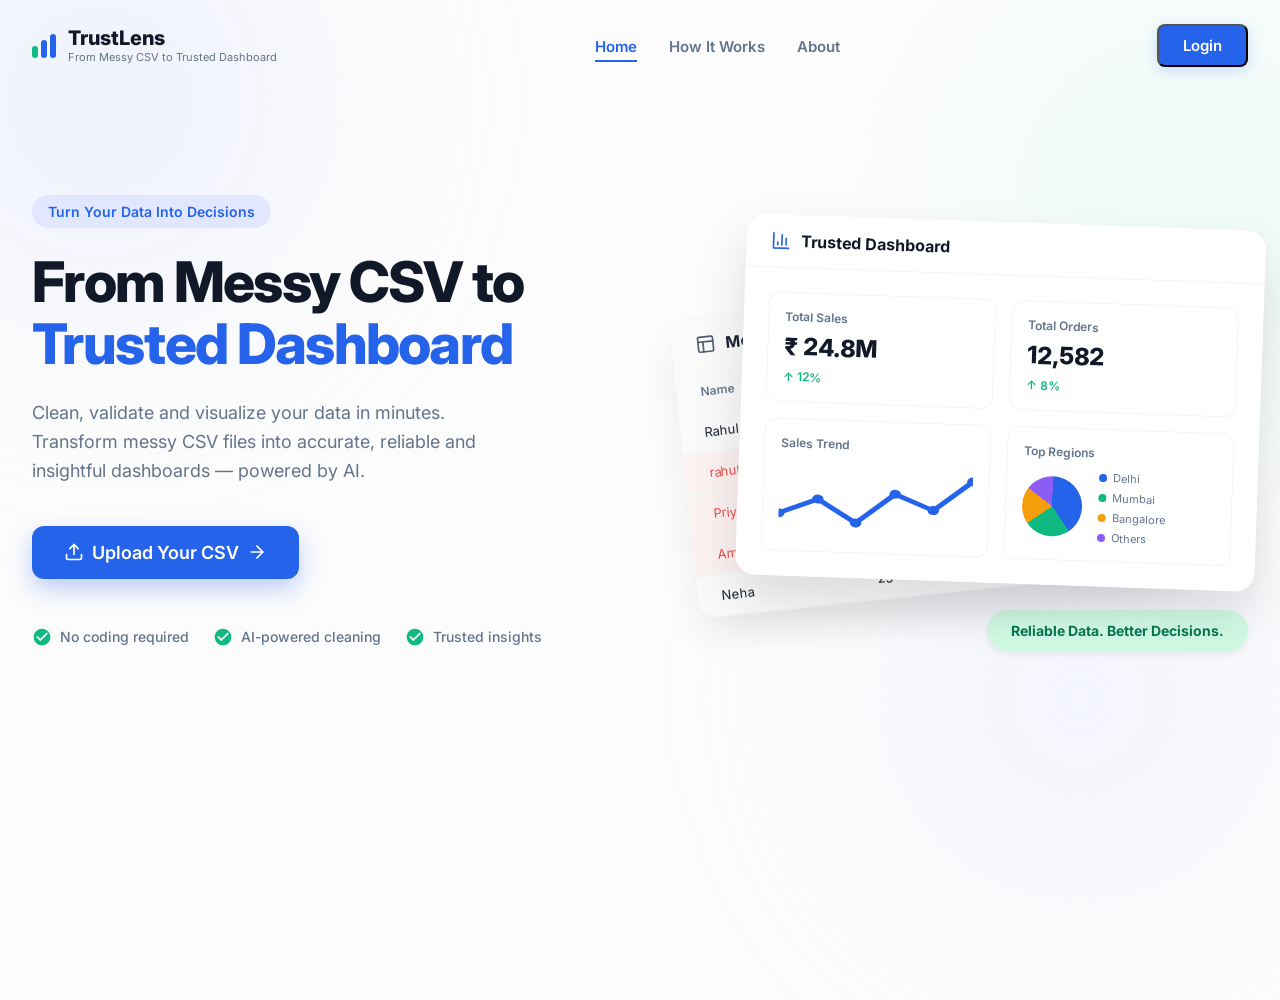
<file: index.html>
<!DOCTYPE html>
<html lang="en">
<head>
    <meta charset="UTF-8">
    <meta name="viewport" content="width=device-width, initial-scale=1.0">
    <title>TrustLens - From Messy CSV to Trusted Dashboard</title>
    <link rel="stylesheet" href="styles.css">
    <link rel="preconnect" href="https://fonts.googleapis.com">
    <link rel="preconnect" href="https://fonts.gstatic.com" crossorigin>
    <link href="https://fonts.googleapis.com/css2?family=Inter:wght@400;500;600;700;800&display=swap" rel="stylesheet">
</head>
<body>
    <div class="glow glow-top-left"></div>
    <div class="glow glow-top-right"></div>
    <div class="glow glow-bottom-right"></div>

    <div class="container">
        <nav class="navbar">
            <a href="index.html" class="logo-area" style="text-decoration: none; color: inherit;">
                <div class="logo-icon">
                    <div class="bar bar-1"></div>
                    <div class="bar bar-2"></div>
                    <div class="bar bar-3"></div>
                </div>
                <div class="logo-text">
                    <span class="brand-name">TrustLens</span>
                    <span class="brand-tagline">From Messy CSV to Trusted Dashboard</span>
                </div>
            </a>
            
            <ul class="nav-links">
                <li><a href="index.html" class="active">Home</a></li>
                <li><a href="#">How It Works</a></li>
                <li><a href="#">About</a></li>
            </ul>
            
            <button class="btn btn-login" id="openLoginBtn">Login</button>
        </nav>

        <main class="hero">
            <div class="hero-left">
                <span class="badge">Turn Your Data Into Decisions</span>
                
                <h1 class="hero-title">
                    From Messy CSV to<br>
                    <span class="highlight">Trusted Dashboard</span>
                </h1>
                
                <p class="hero-subtitle">
                    Clean, validate and visualize your data in minutes.<br>
                    Transform messy CSV files into accurate, reliable and<br>
                    insightful dashboards — powered by AI.
                </p>
                
                <a href="upload.html" class="btn btn-primary btn-large">
                    <svg width="20" height="20" viewBox="0 0 24 24" fill="none" stroke="currentColor" stroke-width="2" stroke-linecap="round" stroke-linejoin="round">
                        <path d="M21 15v4a2 2 0 0 1-2 2H5a2 2 0 0 1-2-2v-4"></path>
                        <polyline points="17 8 12 3 7 8"></polyline>
                        <line x1="12" y1="3" x2="12" y2="15"></line>
                    </svg>
                    Upload Your CSV 
                    <svg width="20" height="20" viewBox="0 0 24 24" fill="none" stroke="currentColor" stroke-width="2" stroke-linecap="round" stroke-linejoin="round">
                        <line x1="5" y1="12" x2="19" y2="12"></line>
                        <polyline points="12 5 19 12 12 19"></polyline>
                    </svg>
                </a>
                
                <div class="features-list">
                    <div class="feature-item">
                        <svg class="check-icon" viewBox="0 0 24 24" fill="#10b981"><path d="M12 2C6.48 2 2 6.48 2 12s4.48 10 10 10 10-4.48 10-10S17.52 2 12 2zm-2 15l-5-5 1.41-1.41L10 14.17l7.59-7.59L19 8l-9 9z"/></svg>
                        No coding required
                    </div>
                    <div class="feature-item">
                        <svg class="check-icon" viewBox="0 0 24 24" fill="#10b981"><path d="M12 2C6.48 2 2 6.48 2 12s4.48 10 10 10 10-4.48 10-10S17.52 2 12 2zm-2 15l-5-5 1.41-1.41L10 14.17l7.59-7.59L19 8l-9 9z"/></svg>
                        AI-powered cleaning
                    </div>
                    <div class="feature-item">
                        <svg class="check-icon" viewBox="0 0 24 24" fill="#10b981"><path d="M12 2C6.48 2 2 6.48 2 12s4.48 10 10 10 10-4.48 10-10S17.52 2 12 2zm-2 15l-5-5 1.41-1.41L10 14.17l7.59-7.59L19 8l-9 9z"/></svg>
                        Trusted insights
                    </div>
                </div>
            </div>
            
            <div class="hero-right">
                <!-- Messy CSV Card (Background) -->
                <div class="card card-csv">
                    <div class="card-header">
                        <svg width="20" height="20" viewBox="0 0 24 24" fill="none" stroke="#475569" stroke-width="2" stroke-linecap="round" stroke-linejoin="round">
                            <rect x="3" y="3" width="18" height="18" rx="2" ry="2"></rect>
                            <line x1="3" y1="9" x2="21" y2="9"></line>
                            <line x1="9" y1="21" x2="9" y2="9"></line>
                        </svg>
                        <h3>Messy CSV</h3>
                    </div>
                    <table class="csv-table">
                        <thead>
                            <tr>
                                <th>Name</th>
                                <th>Age</th>
                                <th>City</th>
                            </tr>
                        </thead>
                        <tbody>
                            <tr>
                                <td>Rahul</td>
                                <td>21</td>
                                <td>Delhi</td>
                            </tr>
                            <tr class="error-row">
                                <td>rahul</td>
                                <td>21</td>
                                <td>delhi</td>
                            </tr>
                            <tr class="error-row">
                                <td>Priya</td>
                                <td>-</td>
                                <td>Mumbai</td>
                            </tr>
                            <tr class="error-row">
                                <td>Amit</td>
                                <td>-5</td>
                                <td>Pune</td>
                            </tr>
                            <tr>
                                <td>Neha</td>
                                <td>25</td>
                                <td>Blr</td>
                            </tr>
                        </tbody>
                    </table>
                </div>

                <!-- Trusted Dashboard Card (Foreground) -->
                <div class="card card-dashboard">
                    <div class="card-header">
                        <svg width="20" height="20" viewBox="0 0 24 24" fill="none" stroke="#2563eb" stroke-width="2" stroke-linecap="round" stroke-linejoin="round">
                            <path d="M3 3v18h18"></path>
                            <path d="M18 17V9"></path>
                            <path d="M13 17V5"></path>
                            <path d="M8 17v-3"></path>
                        </svg>
                        <h3>Trusted Dashboard</h3>
                    </div>
                    
                    <div class="dashboard-grid">
                        <div class="stat-box">
                            <span class="stat-label">Total Sales</span>
                            <span class="stat-value">₹ 24.8M</span>
                            <span class="stat-trend up">↑ 12%</span>
                        </div>
                        <div class="stat-box">
                            <span class="stat-label">Total Orders</span>
                            <span class="stat-value">12,582</span>
                            <span class="stat-trend up">↑ 8%</span>
                        </div>
                        
                        <div class="chart-box">
                            <span class="stat-label">Sales Trend</span>
                            <svg class="line-chart" viewBox="0 0 100 40" preserveAspectRatio="none">
                                <path d="M0,30 L20,20 L40,35 L60,15 L80,25 L100,5" fill="none" stroke="#2563eb" stroke-width="3" stroke-linecap="round" stroke-linejoin="round"/>
                                <circle cx="0" cy="30" r="3" fill="#2563eb"/>
                                <circle cx="20" cy="20" r="3" fill="#2563eb"/>
                                <circle cx="40" cy="35" r="3" fill="#2563eb"/>
                                <circle cx="60" cy="15" r="3" fill="#2563eb"/>
                                <circle cx="80" cy="25" r="3" fill="#2563eb"/>
                                <circle cx="100" cy="5" r="3" fill="#2563eb"/>
                            </svg>
                        </div>
                        
                        <div class="chart-box">
                            <span class="stat-label">Top Regions</span>
                            <div class="pie-chart-container">
                                <div class="pie-chart"></div>
                                <div class="pie-legend">
                                    <div class="legend-item"><span class="dot c-1"></span> Delhi</div>
                                    <div class="legend-item"><span class="dot c-2"></span> Mumbai</div>
                                    <div class="legend-item"><span class="dot c-3"></span> Bangalore</div>
                                    <div class="legend-item"><span class="dot c-4"></span> Others</div>
                                </div>
                            </div>
                        </div>
                    </div>
                </div>
            </div>
        </main>
        
        <div class="bottom-badge">
            Reliable Data. Better Decisions.
        </div>
    </div>

    <!-- Login Modal -->
    <div id="loginModal" class="modal-overlay">
        <div class="modal-content">
            <button class="modal-close" id="closeModal">&times;</button>
            
            <!-- Step 1: User Details -->
            <div id="step1" class="modal-step active-step">
                <h2>Create Account</h2>
                <p class="text-muted">Fill in your details to get started.</p>
                <form id="detailsForm">
                    <div class="form-group">
                        <label for="fullName">Full Name</label>
                        <input type="text" id="fullName" required placeholder="John Doe">
                    </div>
                    <div class="form-group">
                        <label for="email">Email Address</label>
                        <input type="email" id="email" required placeholder="john@example.com">
                    </div>
                    <div class="form-group">
                        <label for="occupancy">Occupancy</label>
                        <select id="occupancy" required>
                            <option value="" disabled selected>Select your status</option>
                            <option value="student">Student</option>
                            <option value="job">Working Professional</option>
                        </select>
                    </div>
                    <div class="form-group">
                        <label for="mobile">Mobile Number</label>
                        <input type="tel" id="mobile" required placeholder="9876543210" pattern="[0-9]{10}" title="Please enter a 10-digit mobile number">
                    </div>
                    <button type="submit" class="btn btn-primary w-100" style="margin-bottom: 0;">Send OTP</button>
                </form>
            </div>

            <!-- Step 2: OTP Verification -->
            <div id="step2" class="modal-step">
                <h2>Verify Mobile</h2>
                <p class="text-muted">Enter the 4-digit OTP sent to <span id="displayMobile" class="fw-bold text-dark"></span></p>
                <form id="otpForm">
                    <div class="otp-inputs">
                        <input type="text" class="otp-input" maxlength="1" required>
                        <input type="text" class="otp-input" maxlength="1" required>
                        <input type="text" class="otp-input" maxlength="1" required>
                        <input type="text" class="otp-input" maxlength="1" required>
                    </div>
                    <button type="submit" class="btn btn-primary w-100" style="margin-bottom: 0; margin-top: 24px;">Verify & Login</button>
                    <div class="text-center mt-16">
                        <button type="button" class="btn-link" id="resendOtp">Resend OTP</button>
                    </div>
                </form>
            </div>
            
            <!-- Step 3: Success -->
            <div id="step3" class="modal-step text-center">
                <div class="success-icon">
                    <svg viewBox="0 0 24 24" fill="#10b981" width="64" height="64"><path d="M12 2C6.48 2 2 6.48 2 12s4.48 10 10 10 10-4.48 10-10S17.52 2 12 2zm-2 15l-5-5 1.41-1.41L10 14.17l7.59-7.59L19 8l-9 9z"/></svg>
                </div>
                <h2>Login Successful!</h2>
                <p class="text-muted mt-16">Welcome to TrustLens, <span id="displayName" class="fw-bold text-dark"></span>.</p>
                <button type="button" class="btn btn-primary w-100" id="closeSuccess" style="margin-bottom: 0; margin-top: 24px;">Go to Dashboard</button>
            </div>
        </div>
    </div>

    <script src="script.js"></script>
</body>
</html>
</file>
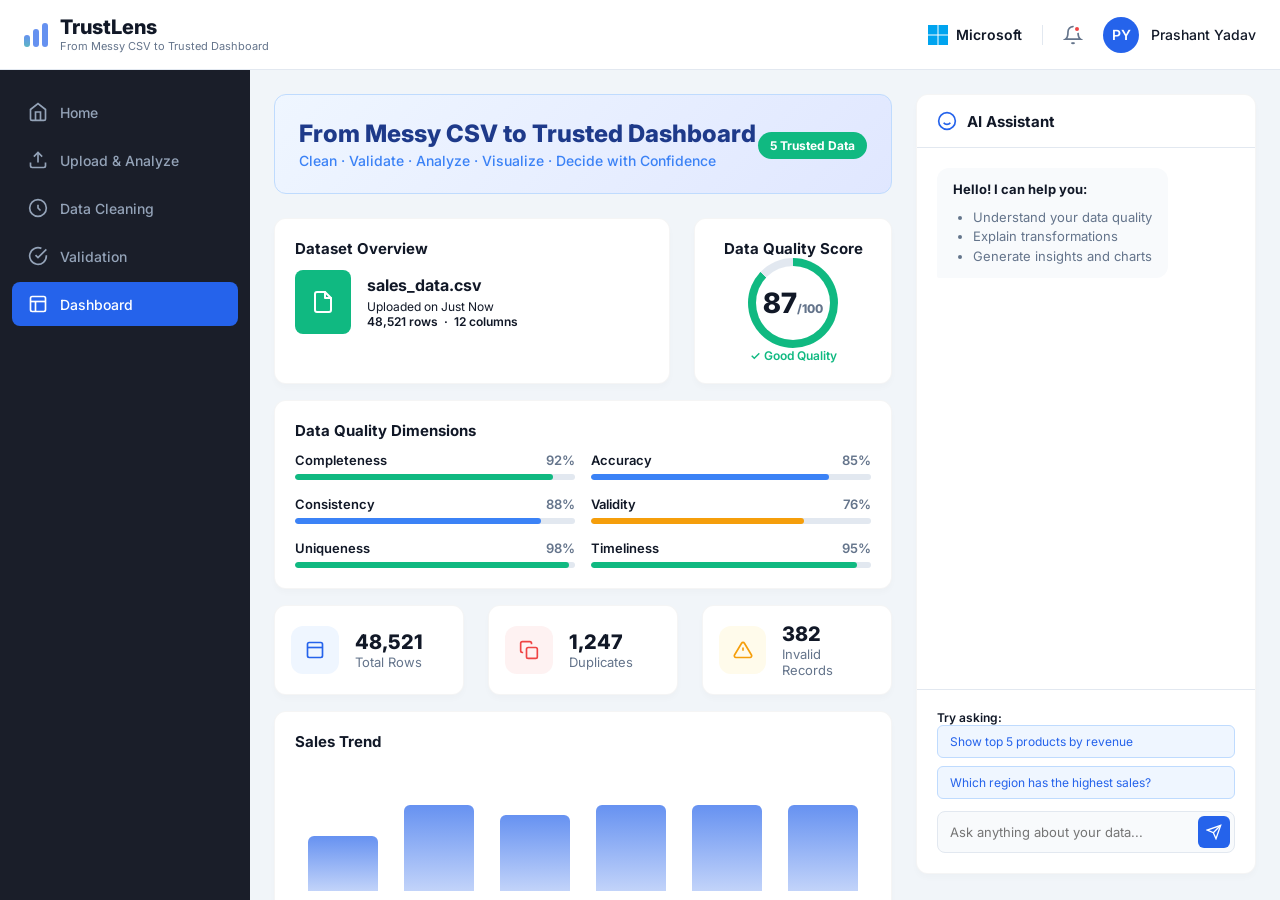
<file: results.html>
<!DOCTYPE html>
<html lang="en">
<head>
    <meta charset="UTF-8">
    <meta name="viewport" content="width=device-width, initial-scale=1.0">
    <title>Results - TrustLens Dashboard</title>
    <link rel="stylesheet" href="dashboard.css?v=2">
    <link rel="preconnect" href="https://fonts.googleapis.com">
    <link rel="preconnect" href="https://fonts.gstatic.com" crossorigin>
    <link href="https://fonts.googleapis.com/css2?family=Inter:wght@400;500;600;700;800&display=swap" rel="stylesheet">
</head>
<body>
    <div class="app-container">
        <!-- Topbar -->
        <header class="topbar">
            <a href="index.html" class="logo-area" style="text-decoration: none; color: inherit;">
                <div class="logo-icon">
                    <div class="bar bar-1"></div>
                    <div class="bar bar-2"></div>
                    <div class="bar bar-3"></div>
                </div>
                <div class="logo-text">
                    <span class="brand-name">TrustLens</span>
                    <span class="brand-tagline">From Messy CSV to Trusted Dashboard</span>
                </div>
            </a>
            <div class="profile-area">
                <div class="company-logo">
                    <svg width="20" height="20" viewBox="0 0 24 24"><path d="M11.4 24H0V12.6h11.4V24zM24 24H12.6V12.6H24V24zM11.4 11.4H0V0h11.4v11.4zm12.6 0H12.6V0H24v11.4z" fill="#00a4ef"/></svg>
                    Microsoft
                </div>
                <button class="icon-btn">
                    <svg width="20" height="20" viewBox="0 0 24 24" fill="none" stroke="currentColor" stroke-width="2">
                        <path d="M18 8A6 6 0 0 0 6 8c0 7-3 9-3 9h18s-3-2-3-9"></path>
                        <path d="M13.73 21a2 2 0 0 1-3.46 0"></path>
                    </svg>
                    <span class="badge-dot"></span>
                </button>
                <div class="profile-info">
                    <div class="avatar">PY</div>
                    <span class="user-name">Prashant Yadav</span>
                </div>
            </div>
        </header>

        <div class="app-body">
            <!-- Left Sidebar (Dark Mode) -->
            <aside class="sidebar-left sidebar-dark">
                <nav class="side-nav">
                    <a href="index.html" class="nav-item">
                        <svg width="20" height="20" viewBox="0 0 24 24" fill="none" stroke="currentColor" stroke-width="2"><path d="M3 9l9-7 9 7v11a2 2 0 0 1-2 2H5a2 2 0 0 1-2-2z"></path><polyline points="9 22 9 12 15 12 15 22"></polyline></svg>
                        Home
                    </a>
                    <a href="upload.html" class="nav-item">
                        <svg width="20" height="20" viewBox="0 0 24 24" fill="none" stroke="currentColor" stroke-width="2"><path d="M21 15v4a2 2 0 0 1-2 2H5a2 2 0 0 1-2-2v-4"></path><polyline points="17 8 12 3 7 8"></polyline><line x1="12" y1="3" x2="12" y2="15"></line></svg>
                        Upload & Analyze
                    </a>
                    <a href="#" class="nav-item">
                        <svg width="20" height="20" viewBox="0 0 24 24" fill="none" stroke="currentColor" stroke-width="2"><circle cx="12" cy="12" r="10"></circle><path d="M12 8v4l3 3"></path></svg>
                        Data Cleaning
                    </a>
                    <a href="#" class="nav-item">
                        <svg width="20" height="20" viewBox="0 0 24 24" fill="none" stroke="currentColor" stroke-width="2"><path d="M22 11.08V12a10 10 0 1 1-5.93-9.14"></path><polyline points="22 4 12 14.01 9 11.01"></polyline></svg>
                        Validation
                    </a>
                    <a href="results.html" class="nav-item active">
                        <svg width="20" height="20" viewBox="0 0 24 24" fill="none" stroke="currentColor" stroke-width="2"><rect x="3" y="3" width="18" height="18" rx="2" ry="2"></rect><line x1="3" y1="9" x2="21" y2="9"></line><line x1="9" y1="21" x2="9" y2="9"></line></svg>
                        Dashboard
                    </a>
                </nav>
            </aside>

            <!-- Main Content Area -->
            <main class="main-content bg-light">
                <div class="results-grid">
                    
                    <!-- Left Section: Dashboard Stats -->
                    <div class="dashboard-stats">
                        <!-- Top Banner -->
                        <div class="dashboard-banner">
                            <div class="banner-text">
                                <h1>From Messy CSV to Trusted Dashboard</h1>
                                <p>Clean &middot; Validate &middot; Analyze &middot; Visualize &middot; Decide with Confidence</p>
                            </div>
                            <div class="stepper-mini">
                                <span class="badge badge-success">5 Trusted Data</span>
                            </div>
                        </div>

                        <!-- Top Cards Row -->
                        <div class="metrics-row">
                            <!-- Dataset Overview -->
                            <div class="metric-card col-span-2">
                                <h3>Dataset Overview</h3>
                                <div class="dataset-info mt-3">
                                    <div class="csv-icon-small">
                                        <svg width="24" height="24" viewBox="0 0 24 24" fill="none" stroke="currentColor" stroke-width="2" stroke-linecap="round" stroke-linejoin="round">
                                            <path d="M14 2H6a2 2 0 0 0-2 2v16a2 2 0 0 0 2 2h12a2 2 0 0 0 2-2V8z"></path>
                                            <polyline points="14 2 14 8 20 8"></polyline>
                                        </svg>
                                    </div>
                                    <div class="dataset-details">
                                        <h4>sales_data.csv</h4>
                                        <p class="text-muted text-sm">Uploaded on Just Now</p>
                                        <p class="dataset-meta text-sm font-semibold">48,521 rows &nbsp;&middot;&nbsp; 12 columns</p>
                                    </div>
                                </div>
                            </div>

                            <!-- Quality Score -->
                            <div class="metric-card text-center">
                                <h3>Data Quality Score</h3>
                                <div class="score-circle mt-3">
                                    <div class="score-number">87<span>/100</span></div>
                                </div>
                                <p class="text-success text-sm font-semibold mt-2">✓ Good Quality</p>
                            </div>
                        </div>

                        <!-- Quality Breakdown -->
                        <div class="metric-card mt-4">
                            <h3>Data Quality Dimensions</h3>
                            <div class="dimensions-grid mt-3">
                                <div class="dimension-item">
                                    <div class="dimension-header">
                                        <span>Completeness</span>
                                        <span class="dimension-score">92%</span>
                                    </div>
                                    <div class="dimension-bar-bg">
                                        <div class="dimension-bar-fill fill-excellent" style="width: 92%;"></div>
                                    </div>
                                </div>
                                <div class="dimension-item">
                                    <div class="dimension-header">
                                        <span>Accuracy</span>
                                        <span class="dimension-score">85%</span>
                                    </div>
                                    <div class="dimension-bar-bg">
                                        <div class="dimension-bar-fill fill-good" style="width: 85%;"></div>
                                    </div>
                                </div>
                                <div class="dimension-item">
                                    <div class="dimension-header">
                                        <span>Consistency</span>
                                        <span class="dimension-score">88%</span>
                                    </div>
                                    <div class="dimension-bar-bg">
                                        <div class="dimension-bar-fill fill-good" style="width: 88%;"></div>
                                    </div>
                                </div>
                                <div class="dimension-item">
                                    <div class="dimension-header">
                                        <span>Validity</span>
                                        <span class="dimension-score">76%</span>
                                    </div>
                                    <div class="dimension-bar-bg">
                                        <div class="dimension-bar-fill fill-fair" style="width: 76%;"></div>
                                    </div>
                                </div>
                                <div class="dimension-item">
                                    <div class="dimension-header">
                                        <span>Uniqueness</span>
                                        <span class="dimension-score">98%</span>
                                    </div>
                                    <div class="dimension-bar-bg">
                                        <div class="dimension-bar-fill fill-excellent" style="width: 98%;"></div>
                                    </div>
                                </div>
                                <div class="dimension-item">
                                    <div class="dimension-header">
                                        <span>Timeliness</span>
                                        <span class="dimension-score">95%</span>
                                    </div>
                                    <div class="dimension-bar-bg">
                                        <div class="dimension-bar-fill fill-excellent" style="width: 95%;"></div>
                                    </div>
                                </div>
                            </div>
                        </div>

                        <!-- Mini Metrics Row -->
                        <div class="mini-metrics-row mt-4">
                            <div class="mini-card">
                                <div class="mini-icon icon-blue"><svg width="20" height="20" viewBox="0 0 24 24" fill="none" stroke="currentColor" stroke-width="2"><rect x="3" y="3" width="18" height="18" rx="2" ry="2"></rect><line x1="3" y1="9" x2="21" y2="9"></line></svg></div>
                                <div class="mini-data">
                                    <h4>48,521</h4>
                                    <p>Total Rows</p>
                                </div>
                            </div>
                            <div class="mini-card">
                                <div class="mini-icon icon-red"><svg width="20" height="20" viewBox="0 0 24 24" fill="none" stroke="currentColor" stroke-width="2"><rect x="9" y="9" width="13" height="13" rx="2" ry="2"></rect><path d="M5 15H4a2 2 0 0 1-2-2V4a2 2 0 0 1 2-2h9a2 2 0 0 1 2 2v1"></path></svg></div>
                                <div class="mini-data">
                                    <h4>1,247</h4>
                                    <p>Duplicates</p>
                                </div>
                            </div>
                            <div class="mini-card">
                                <div class="mini-icon icon-yellow"><svg width="20" height="20" viewBox="0 0 24 24" fill="none" stroke="currentColor" stroke-width="2"><path d="M10.29 3.86L1.82 18a2 2 0 0 0 1.71 3h16.94a2 2 0 0 0 1.71-3L13.71 3.86a2 2 0 0 0-3.42 0z"></path><line x1="12" y1="9" x2="12" y2="13"></line><line x1="12" y1="17" x2="12.01" y2="17"></line></svg></div>
                                <div class="mini-data">
                                    <h4>382</h4>
                                    <p>Invalid Records</p>
                                </div>
                            </div>
                        </div>
                        
                        <!-- Simple Chart Row -->
                        <div class="metric-card mt-4">
                            <h3>Sales Trend</h3>
                            <style>
                                .bar-chart-container {
                                    display: flex;
                                    align-items: flex-end;
                                    justify-content: space-around;
                                    height: 160px;
                                    padding-top: 20px;
                                    border-bottom: 2px solid var(--border-color);
                                    margin-bottom: 5px;
                                }
                                .bar-group {
                                    display: flex;
                                    flex-direction: column;
                                    align-items: center;
                                    justify-content: flex-end;
                                    height: 100%;
                                    width: 12%;
                                    gap: 6px;
                                }
                                .bar-value {
                                    font-size: 13px;
                                    font-weight: 700;
                                    color: var(--primary-blue);
                                    opacity: 0;
                                    transform: translateY(10px);
                                    transition: all 0.3s cubic-bezier(0.4, 0, 0.2, 1);
                                }
                                .bar-group:hover .bar-value {
                                    opacity: 1;
                                    transform: translateY(0);
                                }
                                .bar {
                                    width: 100%;
                                    background: linear-gradient(180deg, var(--primary-blue) 0%, rgba(37, 99, 235, 0.4) 100%);
                                    border-radius: 6px 6px 0 0;
                                    transition: all 0.3s cubic-bezier(0.4, 0, 0.2, 1);
                                    cursor: pointer;
                                    opacity: 0.7;
                                }
                                .bar-group:hover .bar {
                                    opacity: 1;
                                    transform: scaleY(1.05);
                                    transform-origin: bottom;
                                    box-shadow: 0 4px 12px rgba(37, 99, 235, 0.2);
                                }
                                .bar-label {
                                    font-size: 13px;
                                    color: var(--text-secondary);
                                    font-weight: 600;
                                    margin-top: 8px;
                                }
                            </style>
                            <div class="bar-chart-container mt-3">
                                <div class="bar-group">
                                    <div class="bar-value">12k</div>
                                    <div class="bar" style="height: 40%;"></div>
                                    <div class="bar-label">Jan</div>
                                </div>
                                <div class="bar-group">
                                    <div class="bar-value">25k</div>
                                    <div class="bar" style="height: 75%;"></div>
                                    <div class="bar-label">Feb</div>
                                </div>
                                <div class="bar-group">
                                    <div class="bar-value">18k</div>
                                    <div class="bar" style="height: 55%;"></div>
                                    <div class="bar-label">Mar</div>
                                </div>
                                <div class="bar-group">
                                    <div class="bar-value">32k</div>
                                    <div class="bar" style="height: 100%;"></div>
                                    <div class="bar-label">Apr</div>
                                </div>
                                <div class="bar-group">
                                    <div class="bar-value">22k</div>
                                    <div class="bar" style="height: 65%;"></div>
                                    <div class="bar-label">May</div>
                                </div>
                                <div class="bar-group">
                                    <div class="bar-value">28k</div>
                                    <div class="bar" style="height: 85%;"></div>
                                    <div class="bar-label">Jun</div>
                                </div>
                            </div>
                        </div>

                    </div>

                    <!-- Right Section: AI Assistant -->
                    <div class="ai-assistant-panel">
                        <div class="ai-header">
                            <svg width="20" height="20" viewBox="0 0 24 24" fill="none" stroke="#2563eb" stroke-width="2"><circle cx="12" cy="12" r="10"></circle><path d="M8 14s1.5 2 4 2 4-2 4-2"></path><line x1="9" y1="9" x2="9.01" y2="9"></line><line x1="15" y1="9" x2="15.01" y2="9"></line></svg>
                            <h3>AI Assistant</h3>
                        </div>
                        
                        <div class="chat-area" id="chatArea">
                            <div class="chat-bubble bot">
                                <strong>Hello! I can help you:</strong>
                                <ul>
                                    <li>Understand your data quality</li>
                                    <li>Explain transformations</li>
                                    <li>Generate insights and charts</li>
                                </ul>
                            </div>
                        </div>

                        <div class="chat-input-area">
                            <p class="text-sm text-muted mb-2 font-semibold">Try asking:</p>
                            <div class="suggested-queries">
                                <span class="query-pill">Show top 5 products by revenue</span>
                                <span class="query-pill">Which region has the highest sales?</span>
                            </div>
                            <div class="input-box mt-3">
                                <input type="text" id="chatInput" placeholder="Ask anything about your data...">
                                <button class="send-btn" id="sendBtn">
                                    <svg width="16" height="16" viewBox="0 0 24 24" fill="none" stroke="currentColor" stroke-width="2"><line x1="22" y1="2" x2="11" y2="13"></line><polygon points="22 2 15 22 11 13 2 9 22 2"></polygon></svg>
                                </button>
                            </div>
                        </div>
                    </div>

                </div>
            </main>
        </div>
    </div>

    <script>
        document.addEventListener('DOMContentLoaded', () => {
            const resultsData = localStorage.getItem('uploadResults');
            if (resultsData) {
                const results = JSON.parse(resultsData);
                
                // Update file info
                const datasetTitle = document.querySelector('.dataset-details h4');
                const datasetMeta = document.querySelector('.dataset-meta');
                if (datasetTitle) datasetTitle.textContent = results.filename;
                if (datasetMeta) datasetMeta.innerHTML = `${results.total_rows.toLocaleString()} rows &nbsp;&middot;&nbsp; ${results.columns} columns`;
                
                // Update overall score
                const scoreNumber = document.querySelector('.score-number');
                const scoreCircle = document.querySelector('.score-circle');
                if (scoreNumber) scoreNumber.innerHTML = `${results.score}<span>/100</span>`;
                if (scoreCircle) scoreCircle.style.background = `conic-gradient(#10b981 ${results.score}%, #e2e8f0 ${results.score}%)`;
                
                // Update mini metrics (Total Rows, Duplicates, Invalid Records)
                const miniCards = document.querySelectorAll('.mini-data h4');
                if(miniCards.length >= 3) {
                    miniCards[0].textContent = results.total_rows.toLocaleString();
                    miniCards[1].textContent = results.duplicates.toLocaleString();
                    miniCards[2].textContent = results.invalid_records.toLocaleString();
                }
                
                // Update dimensions
                const dimScores = document.querySelectorAll('.dimension-score');
                const dimFills = document.querySelectorAll('.dimension-bar-fill');
                
                const dims = [
                    { val: results.completeness, idx: 0 },
                    { val: results.accuracy, idx: 1 },
                    { val: results.consistency, idx: 2 },
                    { val: results.validity, idx: 3 },
                    { val: results.uniqueness, idx: 4 },
                    { val: results.timeliness, idx: 5 }
                ];
                
                if (dimScores.length >= 6 && dimFills.length >= 6) {
                    dims.forEach(d => {
                        dimScores[d.idx].textContent = d.val + '%';
                        dimFills[d.idx].style.width = d.val + '%';
                        
                        // Update colors based on value
                        dimFills[d.idx].className = 'dimension-bar-fill';
                        if(d.val >= 90) dimFills[d.idx].classList.add('fill-excellent');
                        else if(d.val >= 80) dimFills[d.idx].classList.add('fill-good');
                        else if(d.val >= 60) dimFills[d.idx].classList.add('fill-fair');
                        else dimFills[d.idx].classList.add('fill-poor');
                    });
                }
            }
        });

        // --- Chat AI Logic ---
        const chatInput = document.getElementById('chatInput');
        const sendBtn = document.getElementById('sendBtn');
        const chatArea = document.getElementById('chatArea');

        if(sendBtn && chatInput && chatArea) {
            function sendMessage() {
                const text = chatInput.value.trim();
                if(!text) return;
                
                // Add user bubble
                const userBubble = document.createElement('div');
                userBubble.className = 'chat-bubble user';
                userBubble.textContent = text;
                chatArea.appendChild(userBubble);
                chatInput.value = '';
                chatArea.scrollTop = chatArea.scrollHeight;
                
                // Add loading bubble
                const botBubble = document.createElement('div');
                botBubble.className = 'chat-bubble bot';
                botBubble.innerHTML = '<div class="spinner" style="width:14px; height:14px; display:inline-block; margin-right:8px;"></div> Thinking...';
                chatArea.appendChild(botBubble);
                chatArea.scrollTop = chatArea.scrollHeight;
                
                // Fetch from Java backend /chat endpoint
                fetch('http://localhost:5000/chat', {
                    method: 'POST',
                    headers: { 'Content-Type': 'application/json' },
                    body: JSON.stringify({ message: text })
                })
                .then(r => r.json())
                .then(data => {
                    botBubble.innerHTML = data.reply || 'Sorry, no reply received.';
                    chatArea.scrollTop = chatArea.scrollHeight;
                })
                .catch(err => {
                    console.error(err);
                    botBubble.innerHTML = 'Error communicating with AI Assistant.';
                });
            }
            
            sendBtn.addEventListener('click', sendMessage);
            chatInput.addEventListener('keypress', (e) => {
                if(e.key === 'Enter') sendMessage();
            });
            
            // Allow clicking query pills
            document.querySelectorAll('.query-pill').forEach(pill => {
                pill.addEventListener('click', () => {
                    chatInput.value = pill.textContent;
                    sendMessage();
                });
            });
        }
    </script>
</body>
</html>
</file>
<file: styles.css>
:root {
    --text-primary: #111827;
    --text-secondary: #64748b;
    --primary-blue: #2563eb;
    --primary-blue-hover: #1d4ed8;
    --badge-bg: #e0e7ff;
    --bg-main: #fcfcfc;
    --success-green: #10b981;
    --error-red: #ef4444;
    --error-red-bg: #fef2f2;
    --border-color: #f1f5f9;
}

* {
    margin: 0;
    padding: 0;
    box-sizing: border-box;
    font-family: 'Inter', -apple-system, BlinkMacSystemFont, 'Segoe UI', sans-serif;
}

body {
    background-color: var(--bg-main);
    min-height: 100vh;
    overflow-x: hidden;
    position: relative;
}

/* Background Glows */
.glow {
    position: absolute;
    width: 600px;
    height: 600px;
    border-radius: 50%;
    filter: blur(80px);
    z-index: -1;
    pointer-events: none;
}
.glow-top-left {
    top: -200px;
    left: -200px;
    background: radial-gradient(circle, rgba(224, 231, 255, 0.6) 0%, rgba(255,255,255,0) 70%);
}
.glow-top-right {
    top: -100px;
    right: -200px;
    background: radial-gradient(circle, rgba(204, 251, 241, 0.4) 0%, rgba(255,255,255,0) 70%);
}
.glow-bottom-right {
    bottom: -100px;
    right: -100px;
    background: radial-gradient(circle, rgba(224, 231, 255, 0.4) 0%, rgba(255,255,255,0) 70%);
}

.container {
    max-width: 1300px;
    margin: 0 auto;
    padding: 0 2rem;
    position: relative;
}

/* Navigation */
.navbar {
    display: flex;
    justify-content: space-between;
    align-items: center;
    padding: 1.5rem 0;
}

.logo-area {
    display: flex;
    align-items: center;
    gap: 12px;
}

.logo-icon {
    display: flex;
    align-items: flex-end;
    gap: 3px;
    height: 24px;
}
.logo-icon .bar {
    width: 6px;
    border-radius: 3px;
}
.logo-icon .bar-1 { height: 12px; background-color: var(--success-green); }
.logo-icon .bar-2 { height: 18px; background-color: var(--primary-blue); }
.logo-icon .bar-3 { height: 24px; background-color: var(--primary-blue); }

.logo-text {
    display: flex;
    flex-direction: column;
}
.brand-name {
    font-size: 20px;
    font-weight: 800;
    color: var(--text-primary);
    line-height: 1;
}
.brand-tagline {
    font-size: 11px;
    color: var(--text-secondary);
    margin-top: 2px;
}

.nav-links {
    display: flex;
    list-style: none;
    gap: 2rem;
}
.nav-links a {
    text-decoration: none;
    color: var(--text-secondary);
    font-weight: 600;
    font-size: 15px;
    transition: color 0.2s;
    padding-bottom: 4px;
}
.nav-links a:hover {
    color: var(--primary-blue);
}
.nav-links a.active {
    color: var(--primary-blue);
    border-bottom: 2px solid var(--primary-blue);
}

.btn {
    text-decoration: none;
    display: inline-flex;
    align-items: center;
    justify-content: center;
    gap: 8px;
    font-weight: 600;
    border-radius: 8px;
    transition: all 0.2s;
    cursor: pointer;
}
.btn-login {
    background-color: var(--primary-blue);
    color: white;
    padding: 10px 24px;
    font-size: 15px;
    box-shadow: 0 4px 14px rgba(37, 99, 235, 0.2);
}
.btn-login:hover {
    background-color: var(--primary-blue-hover);
    transform: translateY(-1px);
}

/* Hero Section */
.hero {
    display: flex;
    align-items: center;
    justify-content: space-between;
    margin-top: 5rem;
    gap: 4rem;
}

.hero-left {
    flex: 1;
    max-width: 580px;
}

.badge {
    display: inline-block;
    background-color: var(--badge-bg);
    color: var(--primary-blue);
    padding: 8px 16px;
    border-radius: 999px;
    font-size: 14px;
    font-weight: 600;
    margin-bottom: 1.5rem;
}

.hero-title {
    font-size: 56px;
    line-height: 1.1;
    font-weight: 800;
    color: var(--text-primary);
    margin-bottom: 1.5rem;
    letter-spacing: -0.03em;
}
.hero-title .highlight {
    color: var(--primary-blue);
}

.hero-subtitle {
    font-size: 18px;
    line-height: 1.6;
    color: var(--text-secondary);
    margin-bottom: 2.5rem;
}

.btn-primary {
    background-color: var(--primary-blue);
    color: white;
    padding: 16px 32px;
    font-size: 18px;
    border-radius: 12px;
    box-shadow: 0 10px 25px rgba(37, 99, 235, 0.3);
    margin-bottom: 3rem;
}
.btn-primary:hover {
    background-color: var(--primary-blue-hover);
    box-shadow: 0 12px 28px rgba(37, 99, 235, 0.4);
    transform: translateY(-2px);
}

.features-list {
    display: flex;
    gap: 1.5rem;
    flex-wrap: wrap;
}
.feature-item {
    display: flex;
    align-items: center;
    gap: 8px;
    font-size: 14px;
    color: var(--text-secondary);
    font-weight: 500;
}
.check-icon {
    width: 20px;
    height: 20px;
}

/* Hero Right - Cards */
.hero-right {
    flex: 1;
    position: relative;
    height: 500px;
    display: flex;
    justify-content: center;
    align-items: center;
}

.card {
    background: white;
    border-radius: 20px;
    box-shadow: 0 20px 40px rgba(0, 0, 0, 0.08);
    border: 1px solid rgba(0,0,0,0.02);
    overflow: hidden;
    position: absolute;
}

.card-header {
    display: flex;
    align-items: center;
    gap: 10px;
    padding: 16px 24px;
    border-bottom: 1px solid var(--border-color);
}
.card-header h3 {
    font-size: 16px;
    font-weight: 700;
    color: var(--text-primary);
}

/* Messy CSV Card */
.card-csv {
    width: 480px;
    transform: rotate(-6deg) translateX(-40px) translateY(20px);
    z-index: 1;
    opacity: 0.95;
    background: #fafafa;
}
.csv-table {
    width: 100%;
    border-collapse: collapse;
}
.csv-table th {
    text-align: left;
    padding: 12px 24px;
    font-size: 12px;
    color: var(--text-secondary);
    font-weight: 600;
    border-bottom: 1px solid var(--border-color);
}
.csv-table td {
    padding: 12px 24px;
    font-size: 13px;
    color: var(--text-primary);
    border-bottom: 1px solid var(--border-color);
}
.error-row td {
    color: var(--error-red);
    background-color: var(--error-red-bg);
}

/* Trusted Dashboard Card */
.card-dashboard {
    width: 520px;
    transform: rotate(2deg) translateX(40px) translateY(-20px);
    z-index: 2;
    box-shadow: 0 25px 50px rgba(0, 0, 0, 0.12);
}
.dashboard-grid {
    display: grid;
    grid-template-columns: 1fr 1fr;
    gap: 16px;
    padding: 24px;
}

.stat-box, .chart-box {
    border: 1px solid var(--border-color);
    border-radius: 12px;
    padding: 16px;
}

.stat-label {
    display: block;
    font-size: 12px;
    color: var(--text-secondary);
    font-weight: 600;
    margin-bottom: 8px;
}
.stat-value {
    display: block;
    font-size: 24px;
    font-weight: 800;
    color: var(--text-primary);
    margin-bottom: 4px;
}
.stat-trend {
    font-size: 12px;
    font-weight: 600;
}
.stat-trend.up {
    color: var(--success-green);
}

.line-chart {
    width: 100%;
    height: 60px;
    margin-top: 10px;
}

.pie-chart-container {
    display: flex;
    align-items: center;
    gap: 16px;
    margin-top: 10px;
}
.pie-chart {
    width: 60px;
    height: 60px;
    border-radius: 50%;
    background: conic-gradient(
        #2563eb 0% 40%, 
        #10b981 40% 65%, 
        #f59e0b 65% 85%, 
        #8b5cf6 85% 100%
    );
}
.pie-legend {
    display: flex;
    flex-direction: column;
    gap: 6px;
}
.legend-item {
    font-size: 11px;
    color: var(--text-secondary);
    display: flex;
    align-items: center;
    gap: 6px;
}
.dot {
    width: 8px;
    height: 8px;
    border-radius: 50%;
}
.c-1 { background: #2563eb; }
.c-2 { background: #10b981; }
.c-3 { background: #f59e0b; }
.c-4 { background: #8b5cf6; }

/* Bottom Badge */
.bottom-badge {
    position: absolute;
    bottom: 20px;
    right: 2rem;
    background-color: #d1fae5;
    color: #047857;
    padding: 12px 24px;
    border-radius: 999px;
    font-size: 14px;
    font-weight: 700;
    box-shadow: 0 4px 6px rgba(0,0,0,0.05);
}

/* Responsive */
@media (max-width: 1024px) {
    .hero {
        flex-direction: column;
        text-align: center;
        margin-top: 3rem;
    }
    .hero-left {
        max-width: 100%;
        display: flex;
        flex-direction: column;
        align-items: center;
    }
    .hero-right {
        width: 100%;
        height: 600px;
    }
    .features-list {
        justify-content: center;
    }
    .bottom-badge {
        position: static;
        display: table;
        margin: 2rem auto;
    }
}

/* Modal Styles */
.modal-overlay {
    position: fixed;
    top: 0;
    left: 0;
    width: 100%;
    height: 100%;
    background-color: rgba(0, 0, 0, 0.5);
    backdrop-filter: blur(4px);
    display: flex;
    justify-content: center;
    align-items: center;
    z-index: 1000;
    opacity: 0;
    visibility: hidden;
    transition: all 0.3s ease;
}

.modal-overlay.active {
    opacity: 1;
    visibility: visible;
}

.modal-content {
    background: white;
    width: 100%;
    max-width: 440px;
    border-radius: 24px;
    padding: 40px;
    position: relative;
    box-shadow: 0 25px 50px -12px rgba(0, 0, 0, 0.25);
    transform: translateY(20px);
    transition: transform 0.3s ease;
}

.modal-overlay.active .modal-content {
    transform: translateY(0);
}

.modal-close {
    position: absolute;
    top: 20px;
    right: 20px;
    background: none;
    border: none;
    font-size: 24px;
    cursor: pointer;
    color: var(--text-secondary);
    transition: color 0.2s;
    width: 32px;
    height: 32px;
    display: flex;
    align-items: center;
    justify-content: center;
    border-radius: 50%;
}

.modal-close:hover {
    color: var(--text-primary);
    background-color: var(--bg-main);
}

.modal-step {
    display: none;
    animation: fadeIn 0.4s ease;
}

.modal-step.active-step {
    display: block;
}

@keyframes fadeIn {
    from { opacity: 0; transform: translateY(10px); }
    to { opacity: 1; transform: translateY(0); }
}

.modal-step h2 {
    font-size: 24px;
    font-weight: 800;
    color: var(--text-primary);
    margin-bottom: 8px;
}

.modal-step p {
    font-size: 14px;
    margin-bottom: 24px;
}

.text-muted { color: var(--text-secondary); }
.text-dark { color: var(--text-primary); }
.fw-bold { font-weight: 700; }
.text-center { text-align: center; }
.mt-16 { margin-top: 16px; }
.w-100 { width: 100%; }

.form-group {
    margin-bottom: 20px;
}

.form-group label {
    display: block;
    font-size: 13px;
    font-weight: 600;
    color: var(--text-primary);
    margin-bottom: 8px;
}

.form-group input, 
.form-group select {
    width: 100%;
    padding: 12px 16px;
    border: 1px solid var(--border-color);
    border-radius: 12px;
    font-size: 14px;
    color: var(--text-primary);
    transition: all 0.2s;
    background-color: var(--bg-main);
}

.form-group input:focus, 
.form-group select:focus {
    outline: none;
    border-color: var(--primary-blue);
    box-shadow: 0 0 0 4px rgba(37, 99, 235, 0.1);
    background-color: white;
}

.otp-inputs {
    display: flex;
    gap: 12px;
    justify-content: center;
    margin-bottom: 8px;
}

.otp-input {
    width: 50px;
    height: 56px;
    border: 1px solid var(--border-color);
    border-radius: 12px;
    font-size: 24px;
    font-weight: 700;
    text-align: center;
    color: var(--text-primary);
    background-color: var(--bg-main);
    transition: all 0.2s;
}

.otp-input:focus {
    outline: none;
    border-color: var(--primary-blue);
    box-shadow: 0 0 0 4px rgba(37, 99, 235, 0.1);
    background-color: white;
}

.btn-link {
    background: none;
    border: none;
    color: var(--primary-blue);
    font-size: 14px;
    font-weight: 600;
    cursor: pointer;
}

.btn-link:hover {
    text-decoration: underline;
}

.success-icon {
    width: 80px;
    height: 80px;
    background-color: #d1fae5;
    border-radius: 50%;
    display: flex;
    align-items: center;
    justify-content: center;
    margin: 0 auto 24px;
}
</file>
<file: dashboard.css>
:root {
    --text-primary: #111827;
    --text-secondary: #64748b;
    --primary-blue: #2563eb;
    --primary-blue-light: #eff6ff;
    --border-color: #e2e8f0;
    --bg-main: #ffffff;
    --bg-sidebar: #f8fafc;
    --bg-card: #ffffff;
    --success-green: #10b981;
    --success-bg: #ecfdf5;
}

* {
    margin: 0;
    padding: 0;
    box-sizing: border-box;
    font-family: 'Inter', sans-serif;
}

body {
    background-color: var(--bg-main);
    color: var(--text-primary);
}

.app-container {
    display: flex;
    flex-direction: column;
    height: 100vh;
}

/* Topbar */
.topbar {
    height: 70px;
    display: flex;
    justify-content: space-between;
    align-items: center;
    padding: 0 24px;
    border-bottom: 1px solid var(--border-color);
    background: var(--bg-main);
    flex-shrink: 0;
}

.logo-area {
    display: flex;
    align-items: center;
    gap: 12px;
}
.logo-icon {
    display: flex;
    align-items: flex-end;
    gap: 3px;
    height: 24px;
}
.logo-icon .bar {
    width: 6px;
    border-radius: 3px;
}
.logo-icon .bar-1 { height: 12px; background-color: var(--success-green); }
.logo-icon .bar-2 { height: 18px; background-color: var(--primary-blue); }
.logo-icon .bar-3 { height: 24px; background-color: var(--primary-blue); }

.logo-text {
    display: flex;
    flex-direction: column;
}
.brand-name {
    font-size: 20px;
    font-weight: 800;
    line-height: 1;
}
.brand-tagline {
    font-size: 11px;
    color: var(--text-secondary);
    margin-top: 2px;
}

.profile-area {
    display: flex;
    align-items: center;
    gap: 20px;
}
.icon-btn {
    background: none;
    border: none;
    color: var(--text-secondary);
    cursor: pointer;
    position: relative;
    display: flex;
}
.badge-dot {
    position: absolute;
    top: 0;
    right: 2px;
    width: 8px;
    height: 8px;
    background-color: #ef4444;
    border-radius: 50%;
    border: 2px solid white;
}
.profile-info {
    display: flex;
    align-items: center;
    gap: 12px;
    cursor: pointer;
}
.avatar {
    width: 36px;
    height: 36px;
    border-radius: 50%;
    background-color: var(--primary-blue);
    color: white;
    display: flex;
    align-items: center;
    justify-content: center;
    font-weight: 600;
    font-size: 14px;
}
.user-name {
    font-size: 14px;
    font-weight: 500;
}

/* App Body */
.app-body {
    display: flex;
    flex: 1;
    overflow: hidden;
}

/* Left Sidebar */
.sidebar-left {
    width: 250px;
    border-right: 1px solid var(--border-color);
    background: var(--bg-sidebar);
    display: flex;
    flex-direction: column;
    justify-content: space-between;
    flex-shrink: 0;
}

.side-nav {
    padding: 20px 12px;
    display: flex;
    flex-direction: column;
    gap: 4px;
}
.nav-item {
    display: flex;
    align-items: center;
    gap: 12px;
    padding: 12px 16px;
    text-decoration: none;
    color: var(--text-secondary);
    font-weight: 500;
    font-size: 14px;
    border-radius: 8px;
    transition: all 0.2s;
}
.nav-item:hover {
    background-color: rgba(0,0,0,0.02);
    color: var(--text-primary);
}
.nav-item.active {
    background-color: var(--primary-blue-light);
    color: var(--primary-blue);
}

.sidebar-bottom {
    padding: 12px;
}
.promo-card {
    background: white;
    border: 1px solid var(--border-color);
    border-radius: 12px;
    padding: 16px;
    margin-top: 16px;
    text-align: left;
    box-shadow: 0 4px 6px rgba(0,0,0,0.02);
    position: relative;
    overflow: hidden;
}
.promo-card::after {
    content: '';
    position: absolute;
    bottom: -10px;
    right: -10px;
    width: 50px;
    height: 50px;
    background: var(--primary-blue-light);
    border-radius: 50%;
    z-index: 0;
}
.promo-icon {
    position: relative;
    z-index: 1;
    margin-bottom: 8px;
}
.promo-card h4 {
    position: relative;
    z-index: 1;
    font-size: 14px;
    font-weight: 700;
    margin-bottom: 2px;
}
.promo-card p {
    position: relative;
    z-index: 1;
    font-size: 12px;
    color: var(--text-secondary);
}

/* Main Content */
.main-content {
    flex: 1;
    padding: 32px 48px;
    overflow-y: auto;
    background: white;
}

/* Stepper */
.stepper-container {
    max-width: 800px;
    margin: 0 auto 40px;
}
.stepper {
    display: flex;
    align-items: center;
    justify-content: space-between;
}
.step {
    display: flex;
    flex-direction: column;
    align-items: center;
    gap: 8px;
    position: relative;
    z-index: 2;
}
.step-circle {
    width: 32px;
    height: 32px;
    border-radius: 50%;
    background: #f1f5f9;
    color: var(--text-secondary);
    display: flex;
    align-items: center;
    justify-content: center;
    font-weight: 600;
    font-size: 14px;
    transition: all 0.3s;
}
.step-label {
    font-size: 13px;
    font-weight: 500;
    color: var(--text-secondary);
}
.step.active .step-circle {
    background: var(--primary-blue);
    color: white;
    box-shadow: 0 0 0 4px var(--primary-blue-light);
}
.step.active .step-label {
    color: var(--primary-blue);
    font-weight: 600;
}
.step-line {
    flex: 1;
    height: 2px;
    background: var(--border-color);
    margin: -24px 16px 0;
    z-index: 1;
}

/* Content Grid */
.content-grid {
    display: grid;
    grid-template-columns: 1fr 300px;
    gap: 32px;
    max-width: 1100px;
    margin: 0 auto;
}

/* Upload Section */
.upload-header {
    margin-bottom: 24px;
}
.upload-header h2 {
    font-size: 28px;
    font-weight: 800;
    margin-bottom: 8px;
}
.upload-header p {
    font-size: 14px;
    color: var(--text-secondary);
    line-height: 1.5;
}
.text-center { text-align: center; }

.dropzone {
    border: 2px dashed #cbd5e1;
    border-radius: 16px;
    padding: 48px 24px;
    text-align: center;
    background: #f8fafc;
    transition: all 0.2s;
    cursor: pointer;
}
.dropzone:hover {
    border-color: var(--primary-blue);
    background: var(--primary-blue-light);
}
.csv-icon-large {
    position: relative;
    display: inline-block;
    margin-bottom: 20px;
}
.csv-badge {
    position: absolute;
    bottom: 5px;
    right: -10px;
    background: var(--primary-blue);
    color: white;
    font-size: 11px;
    font-weight: 700;
    padding: 2px 6px;
    border-radius: 4px;
}
.dropzone h3 {
    font-size: 18px;
    font-weight: 600;
    margin-bottom: 8px;
}
.dropzone p {
    font-size: 14px;
    color: var(--text-secondary);
}
.file-limits {
    font-size: 12px !important;
}

.btn {
    display: inline-flex;
    align-items: center;
    justify-content: center;
    padding: 10px 20px;
    border-radius: 8px;
    font-weight: 600;
    font-size: 14px;
    cursor: pointer;
    transition: all 0.2s;
    border: none;
}
.btn-primary {
    background: var(--primary-blue);
    color: white;
    box-shadow: 0 4px 12px rgba(37, 99, 235, 0.2);
}
.btn-primary:hover {
    background: #1d4ed8;
    transform: translateY(-1px);
}
.btn-outline {
    background: white;
    border: 1px solid var(--border-color);
    color: var(--text-primary);
    gap: 8px;
}
.btn-outline:hover {
    background: #f8fafc;
}
.mt-3 { margin-top: 12px; }
.mt-4 { margin-top: 16px; }
.mt-5 { margin-top: 32px; }

.divider {
    display: flex;
    align-items: center;
    text-align: center;
    margin: 24px 0;
    color: var(--text-secondary);
    font-size: 14px;
}
.divider::before, .divider::after {
    content: '';
    flex: 1;
    border-bottom: 1px solid var(--border-color);
}
.divider span {
    padding: 0 16px;
}

.cloud-imports {
    display: flex;
    justify-content: center;
    gap: 16px;
}

.example-csv-card {
    border: 1px solid var(--border-color);
    border-radius: 12px;
    background: white;
    overflow: hidden;
}
.card-header {
    padding: 16px 20px;
    border-bottom: 1px solid var(--border-color);
}
.d-flex { display: flex; }
.justify-between { justify-content: space-between; align-items: center; }
.example-csv-card h3 {
    font-size: 15px;
    font-weight: 700;
}
.link-primary {
    color: var(--primary-blue);
    text-decoration: none;
    font-size: 13px;
    font-weight: 500;
}
.link-primary:hover {
    text-decoration: underline;
}

.table-responsive {
    overflow-x: auto;
}
.table {
    width: 100%;
    border-collapse: collapse;
}
.table th {
    background: #f8fafc;
    text-align: left;
    padding: 12px 20px;
    font-size: 12px;
    font-weight: 600;
    color: var(--text-secondary);
}
.table td {
    padding: 12px 20px;
    font-size: 13px;
    border-bottom: 1px solid var(--border-color);
}
.table tr:last-child td {
    border-bottom: none;
}

/* Right Sidebar Info */
.info-sidebar {
    display: flex;
    flex-direction: column;
    gap: 16px;
}

.info-card {
    background: white;
    border: 1px solid var(--border-color);
    border-radius: 12px;
    padding: 20px;
    background: #f8fafc;
}
.card-title {
    display: flex;
    align-items: center;
    gap: 10px;
    margin-bottom: 16px;
}
.card-title h4 {
    font-size: 15px;
    font-weight: 700;
    color: var(--primary-blue);
}
.format-card .card-title h4 {
    color: var(--text-primary);
}
.safe-card {
    background: var(--success-bg);
    border-color: #a7f3d0;
}
.safe-card .card-title h4 {
    color: #047857;
}

.tips-list {
    list-style: none;
    display: flex;
    flex-direction: column;
    gap: 12px;
}
.tips-list li {
    display: flex;
    align-items: center;
    gap: 10px;
    font-size: 13px;
    color: var(--text-secondary);
}
.check-icon {
    width: 16px;
    height: 16px;
    flex-shrink: 0;
}

.format-details p {
    font-size: 13px;
    color: var(--text-secondary);
    margin-bottom: 8px;
}

.safe-card p {
    font-size: 13px;
    color: #047857;
    margin-bottom: 12px;
    line-height: 1.5;
}

/* Processing Container */
.processing-container {
    margin-top: 24px;
    padding: 32px;
    background: #f8fafc;
    border-radius: 16px;
    border: 1px solid var(--border-color);
    box-shadow: inset 0 2px 4px rgba(0,0,0,0.02);
}
.processing-container h3 {
    font-size: 18px;
    font-weight: 700;
    margin-bottom: 20px;
    color: var(--text-primary);
}
.progress-bar-bg {
    height: 8px;
    background: #e2e8f0;
    border-radius: 4px;
    overflow: hidden;
    margin-bottom: 24px;
}
.progress-bar-fill {
    height: 100%;
    background: var(--primary-blue);
    width: 0%;
    transition: width 0.4s ease;
}
.progress-bar-fill.success {
    background: var(--success-green);
}
.processing-logs {
    list-style: none;
    font-family: 'Inter', monospace;
    font-size: 13px;
    color: var(--text-secondary);
    display: flex;
    flex-direction: column;
    gap: 12px;
}
.processing-logs li {
    display: flex;
    align-items: center;
    gap: 10px;
    animation: fadeIn 0.3s ease;
}
.processing-logs li.success {
    color: var(--success-green);
    font-weight: 500;
}
.spinner {
    width: 14px;
    height: 14px;
    border: 2px solid #cbd5e1;
    border-top-color: var(--primary-blue);
    border-radius: 50%;
    animation: spin 1s linear infinite;
}
@keyframes spin { 
    to { transform: rotate(360deg); } 
}
@keyframes fadeIn {
    from { opacity: 0; transform: translateY(5px); }
    to { opacity: 1; transform: translateY(0); }
}

/* Stepper Line Fill */
.step-line {
    position: relative;
    overflow: hidden;
}
.step-line-fill {
    height: 100%;
    background: var(--primary-blue);
    width: 0%;
    transition: width 0.5s ease;
}

/* Toast */
.toast {
    position: fixed;
    bottom: 30px;
    right: 30px;
    background: #10b981;
    color: white;
    padding: 16px 24px;
    border-radius: 8px;
    box-shadow: 0 10px 25px -5px rgba(0, 0, 0, 0.1), 0 8px 10px -6px rgba(0, 0, 0, 0.1);
    display: flex;
    align-items: center;
    gap: 12px;
    font-weight: 600;
    font-size: 15px;
    z-index: 9999;
    transform: translateY(100px);
    opacity: 0;
    visibility: hidden;
    transition: all 0.4s cubic-bezier(0.175, 0.885, 0.32, 1.275);
}
.toast.show {
    transform: translateY(0);
    opacity: 1;
    visibility: visible;
}

/* --- Results Dashboard Styles --- */
.sidebar-dark {
    background-color: #1a1e29;
    border-right: none;
}
.sidebar-dark .nav-item {
    color: #94a3b8;
}
.sidebar-dark .nav-item:hover {
    color: white;
    background-color: rgba(255,255,255,0.05);
}
.sidebar-dark .nav-item.active {
    background-color: #2563eb;
    color: white;
}
.company-logo {
    display: flex;
    align-items: center;
    gap: 8px;
    font-weight: 600;
    font-size: 14px;
    padding-right: 20px;
    border-right: 1px solid var(--border-color);
}
.bg-light {
    background-color: #f1f5f9;
    padding: 24px;
}
.results-grid {
    display: grid;
    grid-template-columns: 1fr 340px;
    gap: 24px;
    height: 100%;
}
.dashboard-stats {
    display: flex;
    flex-direction: column;
}
.dashboard-banner {
    background: linear-gradient(135deg, #eff6ff 0%, #e0e7ff 100%);
    border-radius: 12px;
    padding: 24px;
    display: flex;
    justify-content: space-between;
    align-items: center;
    margin-bottom: 24px;
    border: 1px solid #bfdbfe;
}
.banner-text h1 {
    font-size: 24px;
    font-weight: 800;
    color: #1e3a8a;
    margin-bottom: 4px;
}
.banner-text p {
    font-size: 14px;
    color: #3b82f6;
    font-weight: 500;
}
.badge {
    padding: 6px 12px;
    border-radius: 999px;
    font-size: 12px;
    font-weight: 700;
}
.badge-success {
    background-color: #10b981;
    color: white;
}

.metrics-row {
    display: grid;
    grid-template-columns: 2fr 1fr;
    gap: 24px;
}
.metric-card {
    background: white;
    border-radius: 12px;
    padding: 20px;
    box-shadow: 0 4px 6px rgba(0,0,0,0.02);
    border: 1px solid rgba(0,0,0,0.04);
}
.metric-card h3 {
    font-size: 15px;
    font-weight: 700;
    color: var(--text-primary);
}
.dataset-info {
    display: flex;
    align-items: center;
    gap: 16px;
}
.csv-icon-small {
    width: 56px;
    height: 64px;
    background: var(--success-green);
    border-radius: 8px;
    display: flex;
    align-items: center;
    justify-content: center;
    color: white;
}
.dataset-details h4 {
    font-size: 16px;
    margin-bottom: 4px;
}
.text-sm { font-size: 12px; }
.font-semibold { font-weight: 600; }
.text-success { color: #10b981; }

.score-circle {
    width: 90px;
    height: 90px;
    border-radius: 50%;
    margin: 0 auto;
    display: flex;
    align-items: center;
    justify-content: center;
    background: conic-gradient(#10b981 87%, #e2e8f0 87%);
    position: relative;
}
.score-circle::before {
    content: '';
    position: absolute;
    width: 74px;
    height: 74px;
    background: white;
    border-radius: 50%;
}
.score-number {
    position: relative;
    font-size: 28px;
    font-weight: 800;
    color: var(--text-primary);
    z-index: 1;
}
.score-number span {
    font-size: 12px;
    color: var(--text-secondary);
}

.mini-metrics-row {
    display: grid;
    grid-template-columns: repeat(3, 1fr);
    gap: 24px;
}
.mini-card {
    background: white;
    border-radius: 12px;
    padding: 16px;
    display: flex;
    align-items: center;
    gap: 16px;
    box-shadow: 0 4px 6px rgba(0,0,0,0.02);
    border: 1px solid rgba(0,0,0,0.04);
}
.mini-icon {
    width: 48px;
    height: 48px;
    border-radius: 12px;
    display: flex;
    align-items: center;
    justify-content: center;
}
.icon-blue { background: #eff6ff; color: #2563eb; }
.icon-red { background: #fef2f2; color: #ef4444; }
.icon-yellow { background: #fffbeb; color: #f59e0b; }
.mini-data h4 { font-size: 20px; font-weight: 800; }
.mini-data p { font-size: 13px; color: var(--text-secondary); }

/* Quality Dimensions */
.dimensions-grid {
    display: grid;
    grid-template-columns: repeat(2, 1fr);
    gap: 16px;
}
.dimension-item {
    display: flex;
    flex-direction: column;
    gap: 6px;
}
.dimension-header {
    display: flex;
    justify-content: space-between;
    font-size: 13px;
    font-weight: 600;
    color: var(--text-primary);
}
.dimension-score {
    color: var(--text-secondary);
}
.dimension-bar-bg {
    height: 6px;
    background: #e2e8f0;
    border-radius: 3px;
    overflow: hidden;
}
.dimension-bar-fill {
    height: 100%;
    border-radius: 3px;
}
.fill-excellent { background: #10b981; }
.fill-good { background: #3b82f6; }
.fill-fair { background: #f59e0b; }
.fill-poor { background: #ef4444; }

/* AI Assistant Panel */
.ai-assistant-panel {
    background: white;
    border-radius: 12px;
    display: flex;
    flex-direction: column;
    box-shadow: 0 4px 6px rgba(0,0,0,0.02);
    border: 1px solid rgba(0,0,0,0.04);
    height: calc(100vh - 120px);
}
.ai-header {
    padding: 16px 20px;
    border-bottom: 1px solid var(--border-color);
    display: flex;
    align-items: center;
    gap: 10px;
}
.ai-header h3 { font-size: 15px; font-weight: 700; }

.chat-area {
    flex: 1;
    padding: 20px;
    overflow-y: auto;
    display: flex;
    flex-direction: column;
    gap: 16px;
}
.chat-bubble {
    padding: 12px 16px;
    border-radius: 12px;
    font-size: 13px;
    line-height: 1.5;
    max-width: 90%;
}
.chat-bubble.bot {
    background: #f8fafc;
    color: var(--text-primary);
    align-self: flex-start;
    border-bottom-left-radius: 2px;
}
.chat-bubble.bot ul {
    margin-top: 8px;
    padding-left: 20px;
    color: var(--text-secondary);
}
.chat-bubble.user {
    background: #2563eb;
    color: white;
    align-self: flex-end;
    border-bottom-right-radius: 2px;
}

.chat-input-area {
    padding: 20px;
    border-top: 1px solid var(--border-color);
}
.suggested-queries {
    display: flex;
    flex-direction: column;
    gap: 8px;
}
.query-pill {
    font-size: 12px;
    color: #2563eb;
    background: #eff6ff;
    padding: 8px 12px;
    border-radius: 6px;
    cursor: pointer;
    transition: background 0.2s;
    border: 1px solid #bfdbfe;
}
.query-pill:hover { background: #dbeafe; }

.input-box {
    display: flex;
    align-items: center;
    background: #f8fafc;
    border: 1px solid var(--border-color);
    border-radius: 8px;
    padding: 4px 4px 4px 12px;
}
.input-box input {
    flex: 1;
    border: none;
    background: transparent;
    font-size: 13px;
    outline: none;
}
.send-btn {
    background: #2563eb;
    color: white;
    border: none;
    width: 32px;
    height: 32px;
    border-radius: 6px;
    display: flex;
    align-items: center;
    justify-content: center;
    cursor: pointer;
}

@media (max-width: 1024px) {
    .content-grid {
        grid-template-columns: 1fr;
    }
}
@media (max-width: 768px) {
    .sidebar-left {
        display: none;
    }
    .stepper {
        display: none;
    }
    .main-content {
        padding: 24px 16px;
    }
}
</file>
